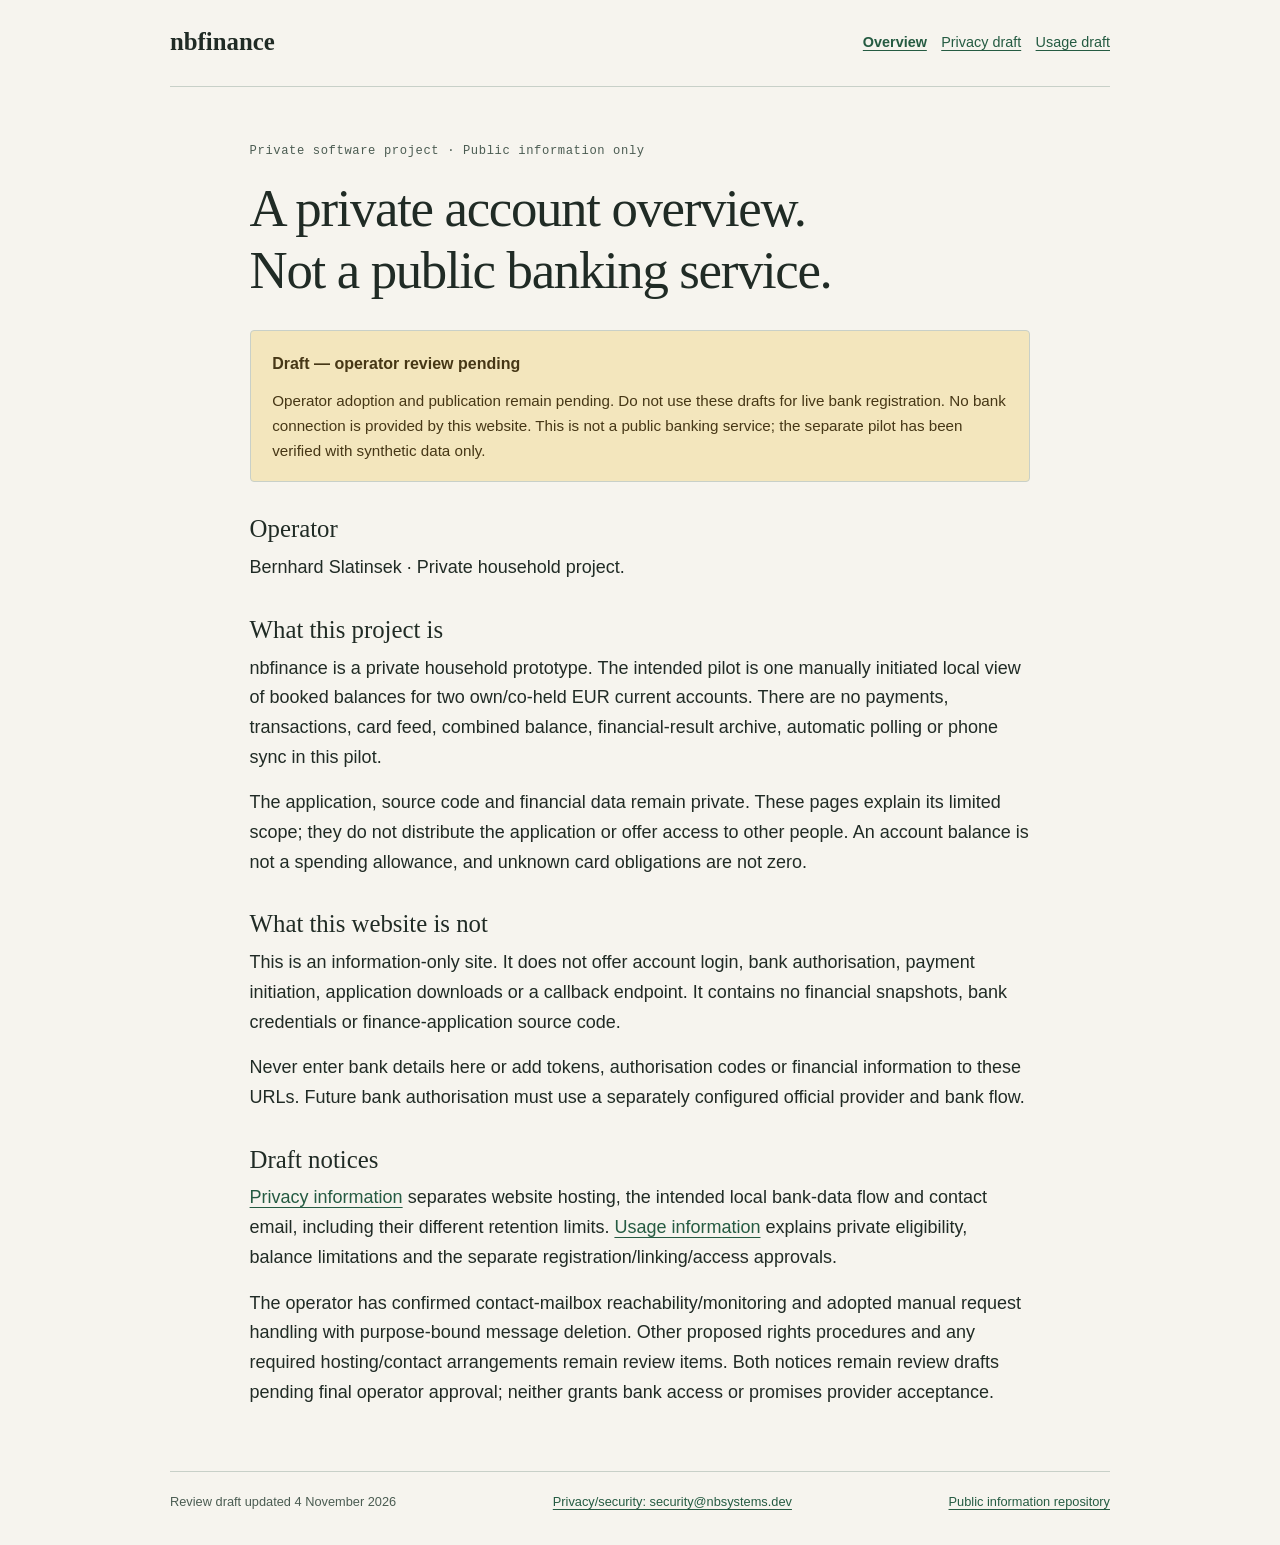
<file: index.html>
<!doctype html>
<html lang="en">
<head>
  <meta charset="utf-8">
  <meta name="viewport" content="width=device-width, initial-scale=1">
  <meta name="description" content="Information-page review drafts for nbfinance's private two-account balance pilot. The application and financial data remain private.">
  <meta name="referrer" content="no-referrer">
  <meta http-equiv="Content-Security-Policy" content="default-src 'none'; style-src 'self'; img-src 'self'; base-uri 'none'; form-action 'none'; frame-src 'none'; object-src 'none'">
  <title>nbfinance · Project information</title>
  <link rel="stylesheet" href="styles.css">
</head>
<body>
  <a class="skip" href="#main">Skip to content</a>
  <header><a class="wordmark" href="index.html">nbfinance</a><nav aria-label="Main navigation"><a href="index.html" aria-current="page">Overview</a><a href="privacy.html">Privacy draft</a><a href="terms.html">Usage draft</a></nav></header>
  <main id="main">
    <p class="eyebrow">Private software project · Public information only</p>
    <h1>A private account overview.<br>Not a public banking service.</h1>
    <aside class="notice" aria-label="Draft status"><strong>Draft — operator review pending</strong><p>Operator adoption and publication remain pending. Do not use these drafts for live bank registration. No bank connection is provided by this website. This is not a public banking service; the separate pilot has been verified with synthetic data only.</p></aside>
    <section><h2>Operator</h2><p>Bernhard Slatinsek · Private household project.</p></section>
    <section><h2>What this project is</h2><p>nbfinance is a private household prototype. The intended pilot is one manually initiated local view of booked balances for two own/co-held EUR current accounts. There are no payments, transactions, card feed, combined balance, financial-result archive, automatic polling or phone sync in this pilot.</p><p>The application, source code and financial data remain private. These pages explain its limited scope; they do not distribute the application or offer access to other people. An account balance is not a spending allowance, and unknown card obligations are not zero.</p></section>
    <section><h2>What this website is not</h2><p>This is an information-only site. It does not offer account login, bank authorisation, payment initiation, application downloads or a callback endpoint. It contains no financial snapshots, bank credentials or finance-application source code.</p><p>Never enter bank details here or add tokens, authorisation codes or financial information to these URLs. Future bank authorisation must use a separately configured official provider and bank flow.</p></section>
    <section><h2>Draft notices</h2><p><a href="privacy.html">Privacy information</a> separates website hosting, the intended local bank-data flow and contact email, including their different retention limits. <a href="terms.html">Usage information</a> explains private eligibility, balance limitations and the separate registration/linking/access approvals.</p><p>The operator has confirmed contact-mailbox reachability/monitoring and adopted manual request handling with purpose-bound message deletion. Other proposed rights procedures and any required hosting/contact arrangements remain review items. Both notices remain review drafts pending final operator approval; neither grants bank access or promises provider acceptance.</p></section>
  </main>
  <footer><span>Review draft updated 4 November 2026</span><a href="mailto:security@nbsystems.dev">Privacy/security: security@nbsystems.dev</a><a href="https://github.com/nerdislb/nbfinance-info" rel="noopener noreferrer">Public information repository</a></footer>
</body>
</html>
</file>
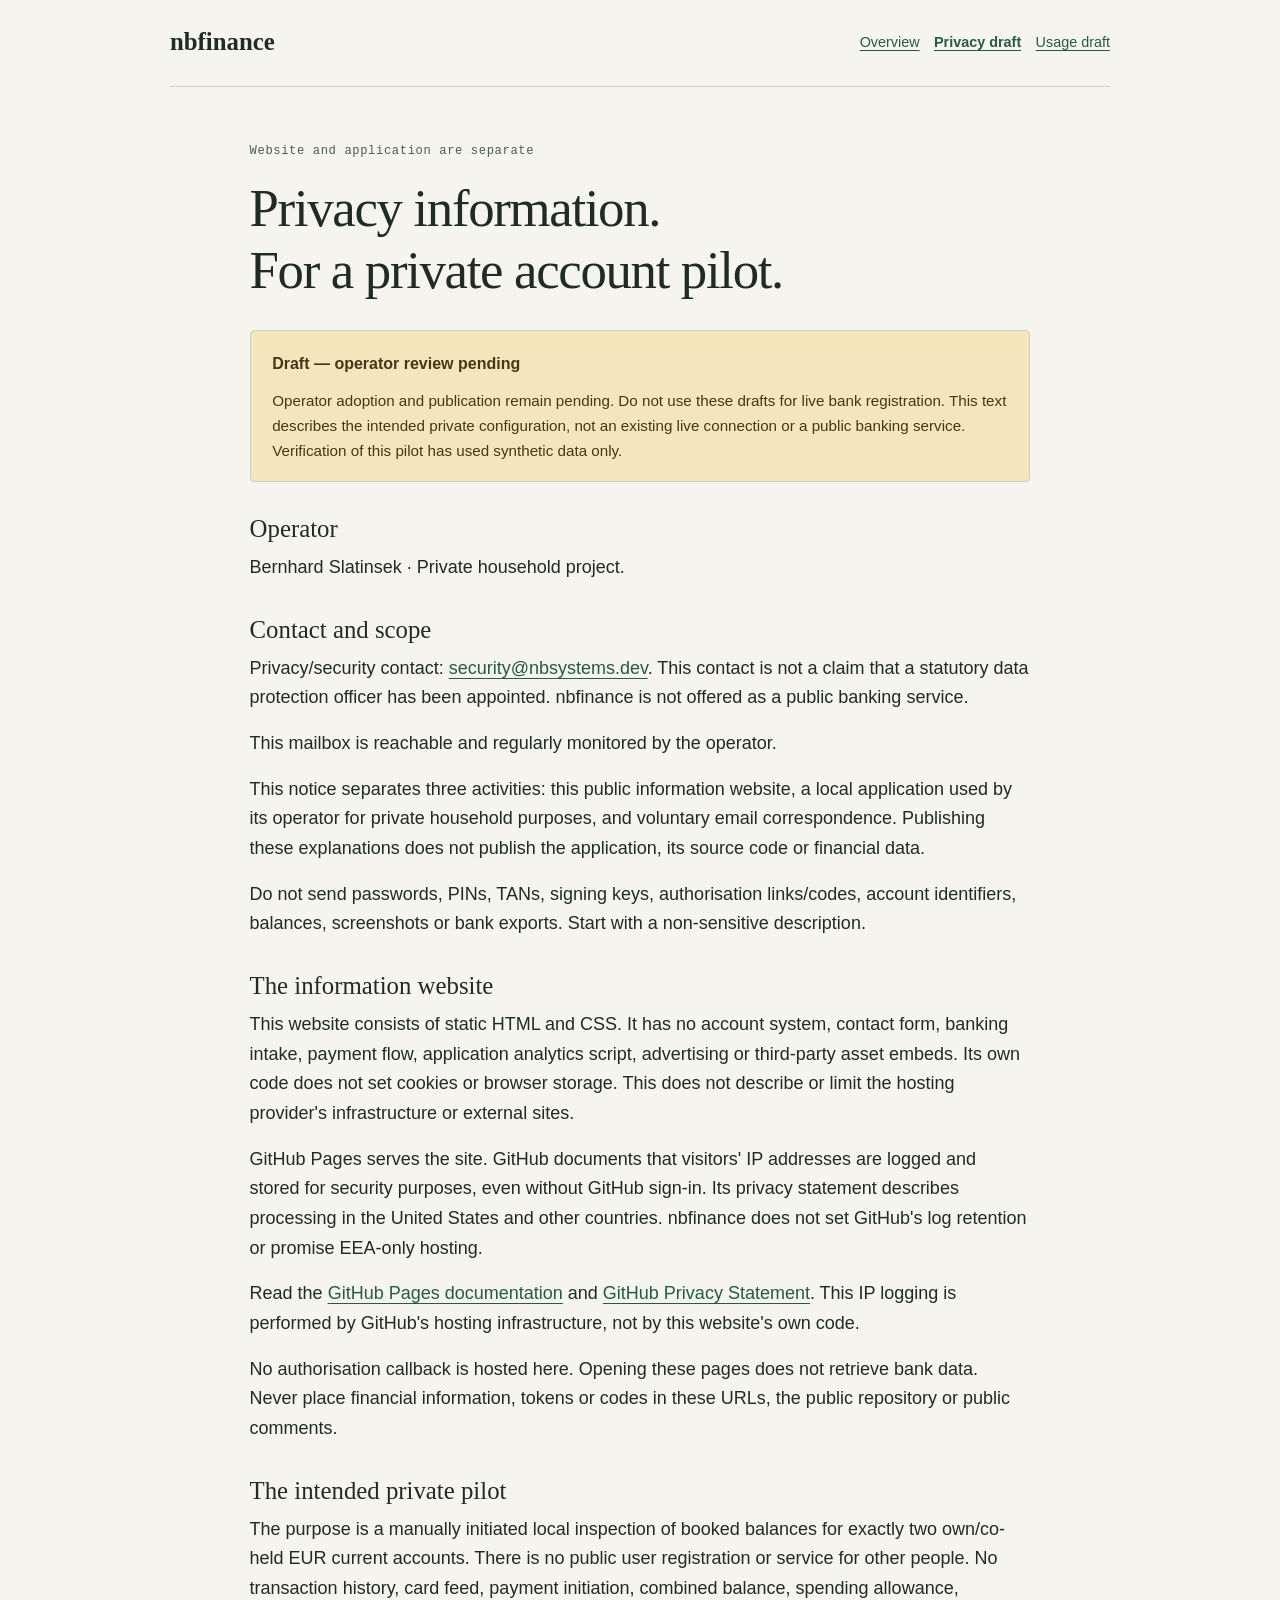
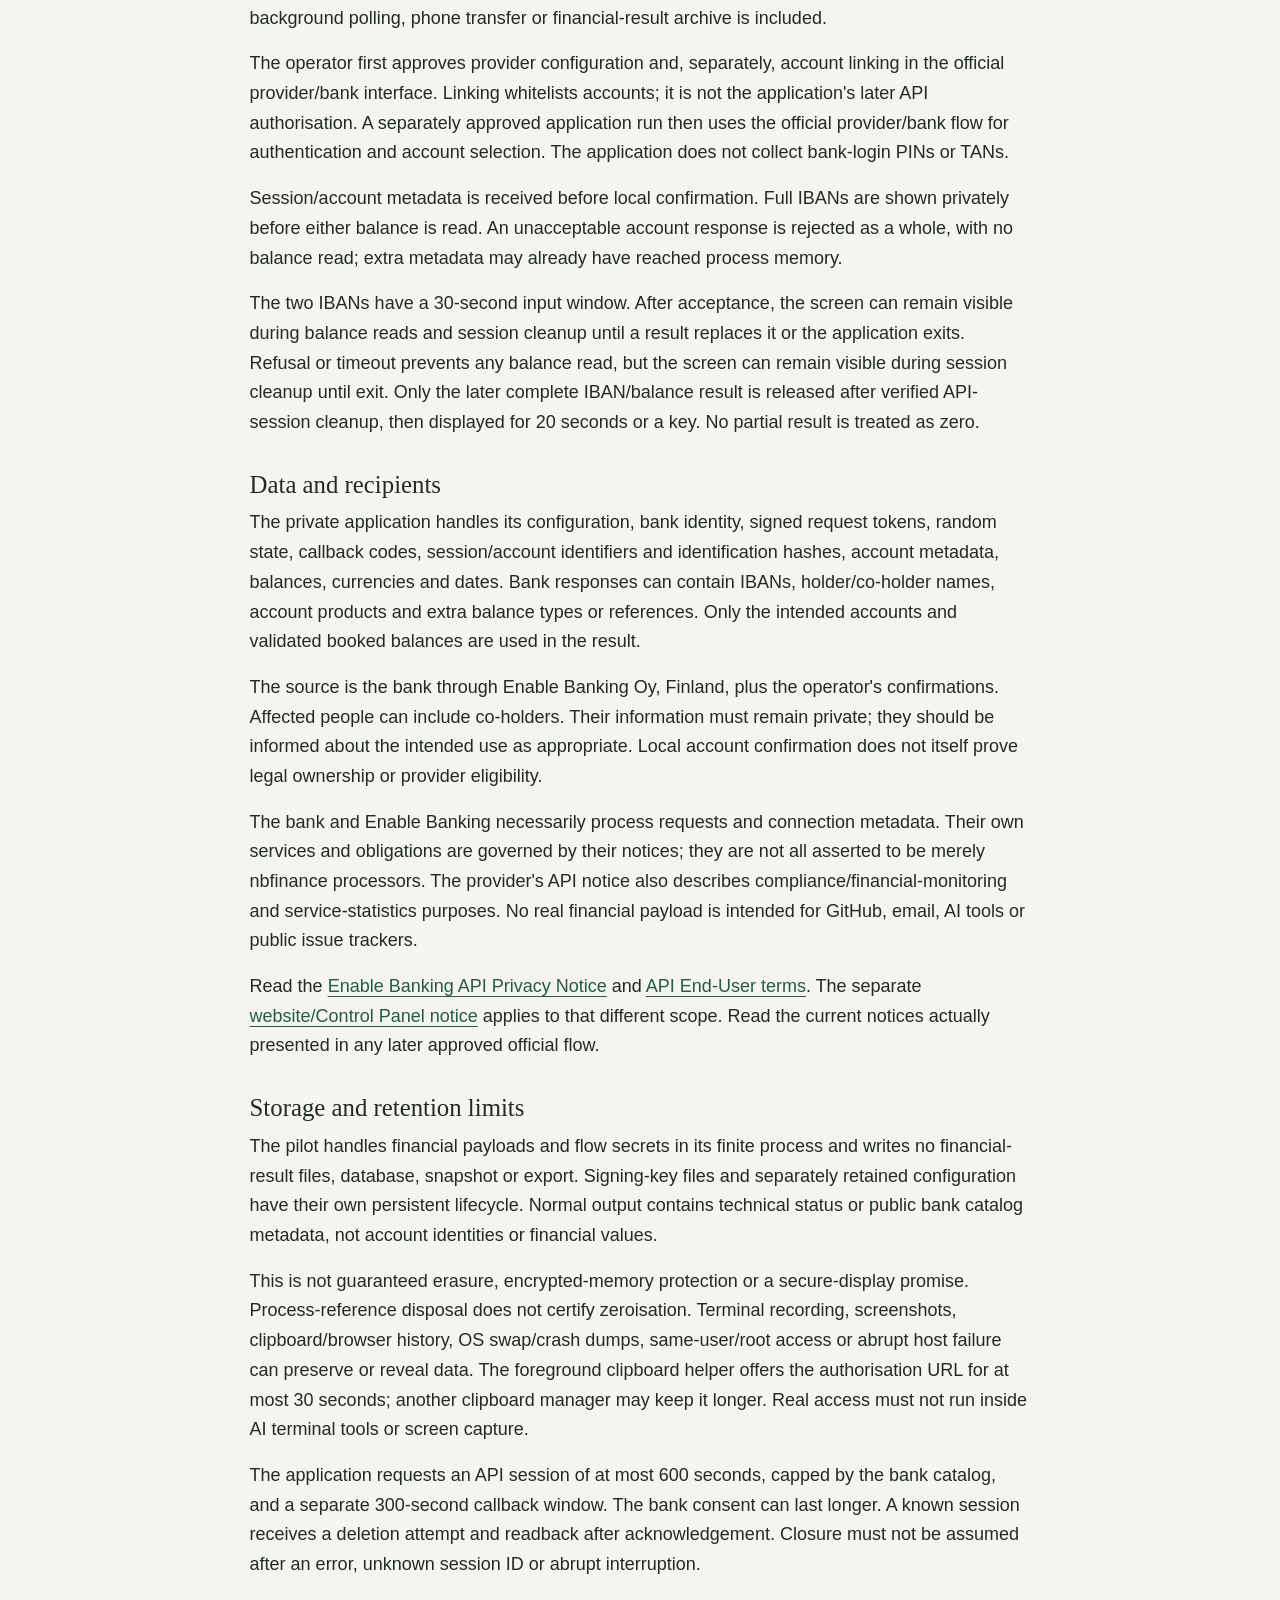
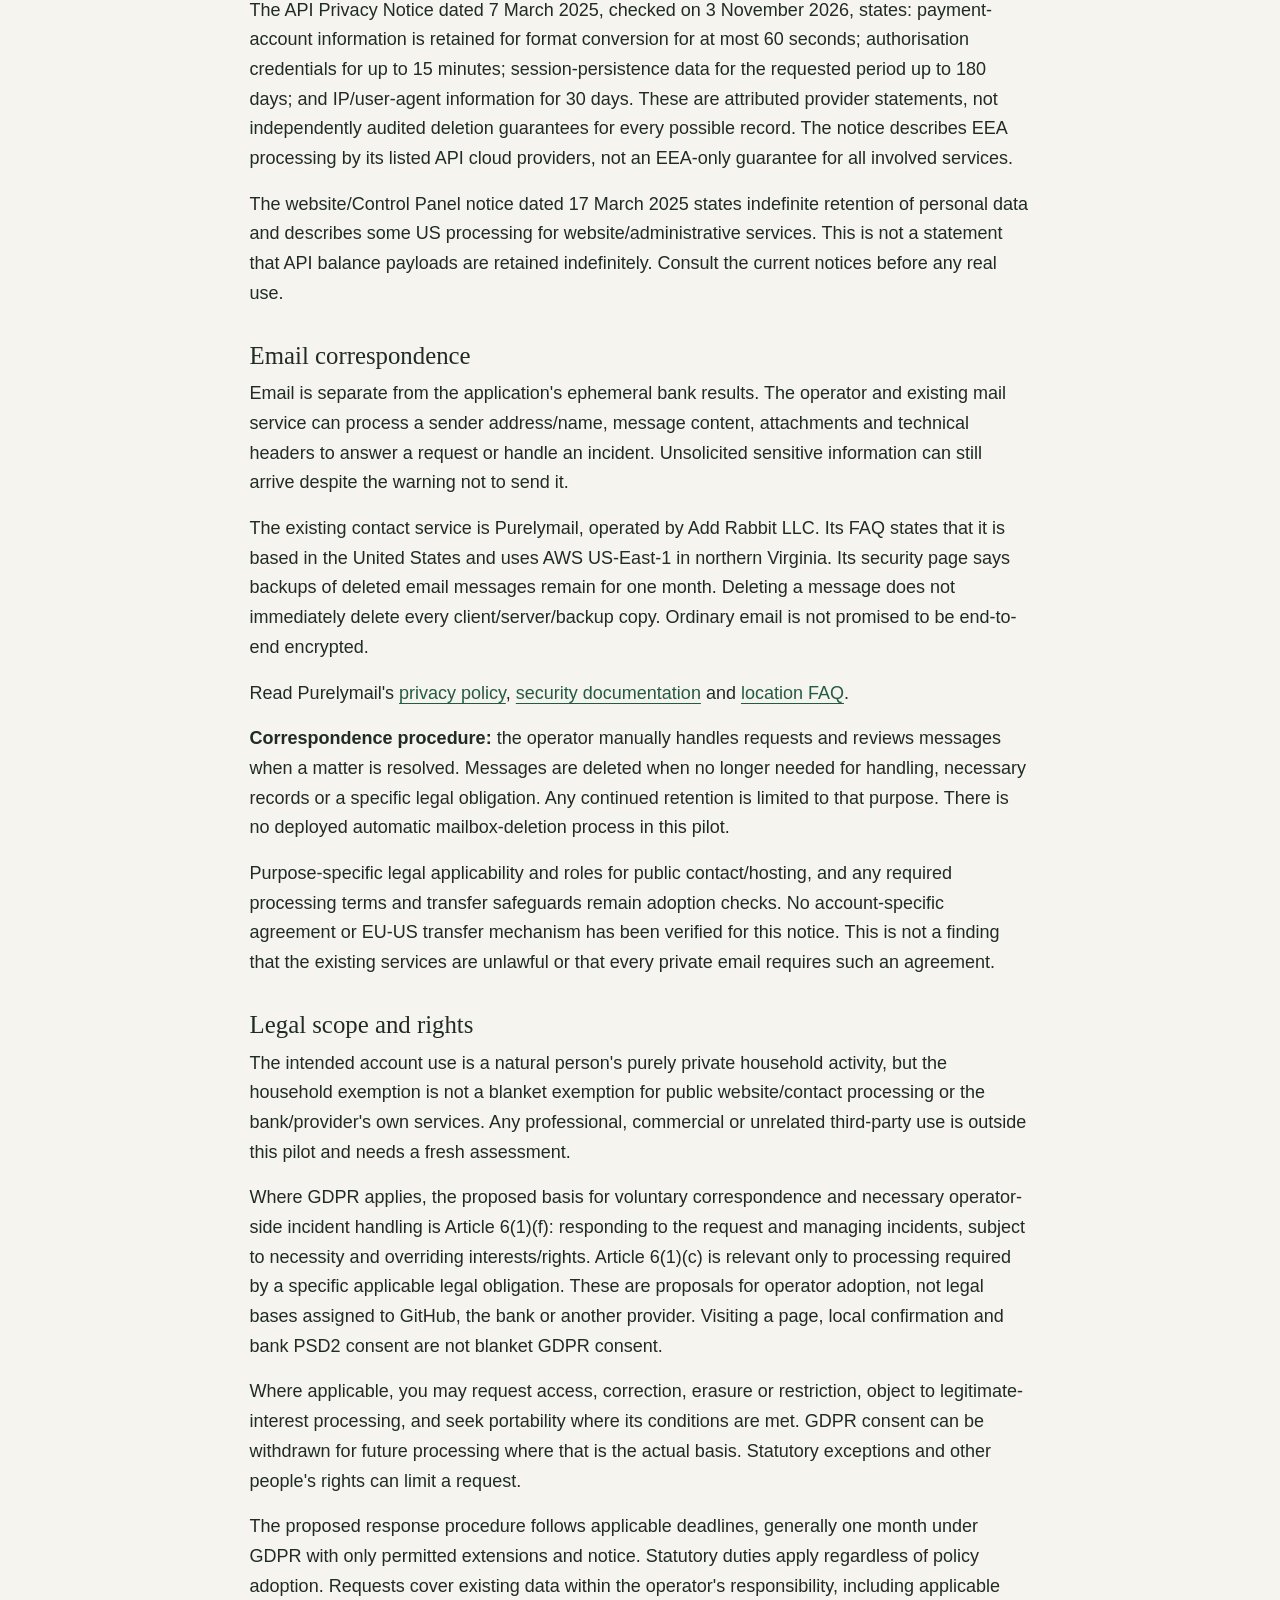
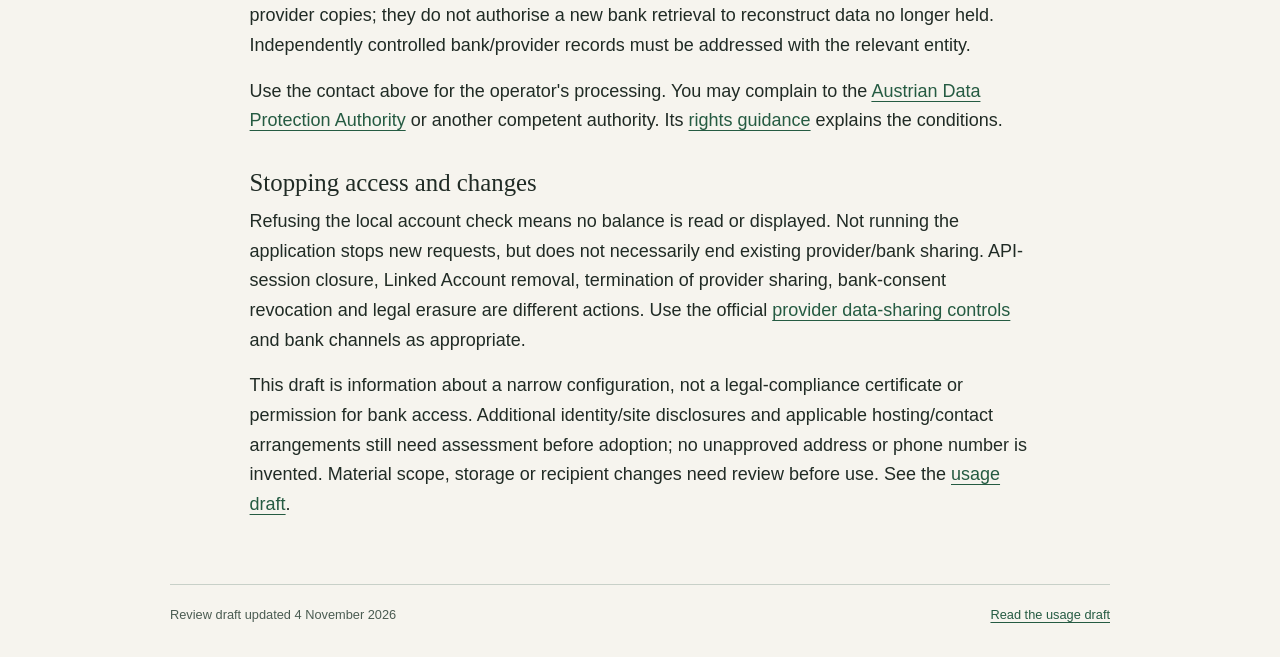
<file: privacy.html>
<!doctype html>
<html lang="en">
<head>
  <meta charset="utf-8">
  <meta name="viewport" content="width=device-width, initial-scale=1">
  <meta name="description" content="Privacy review draft for the static nbfinance website and its separate private, manual two-account balance pilot.">
  <meta name="referrer" content="no-referrer">
  <meta http-equiv="Content-Security-Policy" content="default-src 'none'; style-src 'self'; img-src 'self'; base-uri 'none'; form-action 'none'; frame-src 'none'; object-src 'none'">
  <title>Privacy draft · nbfinance</title>
  <link rel="stylesheet" href="styles.css">
</head>
<body>
  <a class="skip" href="#main">Skip to content</a>
  <header><a class="wordmark" href="index.html">nbfinance</a><nav aria-label="Main navigation"><a href="index.html">Overview</a><a href="privacy.html" aria-current="page">Privacy draft</a><a href="terms.html">Usage draft</a></nav></header>
  <main id="main">
    <p class="eyebrow">Website and application are separate</p>
    <h1>Privacy information.<br>For a private account pilot.</h1>
    <aside class="notice" aria-label="Draft status"><strong>Draft — operator review pending</strong><p>Operator adoption and publication remain pending. Do not use these drafts for live bank registration. This text describes the intended private configuration, not an existing live connection or a public banking service. Verification of this pilot has used synthetic data only.</p></aside>
    <section><h2>Operator</h2><p>Bernhard Slatinsek · Private household project.</p></section>
    <section>
      <h2>Contact and scope</h2>
      <p>Privacy/security contact: <a href="mailto:security@nbsystems.dev">security@nbsystems.dev</a>. This contact is not a claim that a statutory data protection officer has been appointed. nbfinance is not offered as a public banking service.</p>
      <p>This mailbox is reachable and regularly monitored by the operator.</p>
      <p>This notice separates three activities: this public information website, a local application used by its operator for private household purposes, and voluntary email correspondence. Publishing these explanations does not publish the application, its source code or financial data.</p>
      <p>Do not send passwords, PINs, TANs, signing keys, authorisation links/codes, account identifiers, balances, screenshots or bank exports. Start with a non-sensitive description.</p>
    </section>
    <section>
      <h2>The information website</h2>
      <p>This website consists of static HTML and CSS. It has no account system, contact form, banking intake, payment flow, application analytics script, advertising or third-party asset embeds. Its own code does not set cookies or browser storage. This does not describe or limit the hosting provider's infrastructure or external sites.</p>
      <p>GitHub Pages serves the site. GitHub documents that visitors' IP addresses are logged and stored for security purposes, even without GitHub sign-in. Its privacy statement describes processing in the United States and other countries. nbfinance does not set GitHub's log retention or promise EEA-only hosting.</p>
      <p>Read the <a href="https://docs.github.com/en/pages/getting-started-with-github-pages/what-is-github-pages#data-collection" rel="noopener noreferrer">GitHub Pages documentation</a> and <a href="https://docs.github.com/en/site-policy/privacy-policies/github-general-privacy-statement" rel="noopener noreferrer">GitHub Privacy Statement</a>. This IP logging is performed by GitHub's hosting infrastructure, not by this website's own code.</p>
      <p>No authorisation callback is hosted here. Opening these pages does not retrieve bank data. Never place financial information, tokens or codes in these URLs, the public repository or public comments.</p>
    </section>
    <section>
      <h2>The intended private pilot</h2>
      <p>The purpose is a manually initiated local inspection of booked balances for exactly two own/co-held EUR current accounts. There is no public user registration or service for other people. No transaction history, card feed, payment initiation, combined balance, spending allowance, background polling, phone transfer or financial-result archive is included.</p>
      <p>The operator first approves provider configuration and, separately, account linking in the official provider/bank interface. Linking whitelists accounts; it is not the application's later API authorisation. A separately approved application run then uses the official provider/bank flow for authentication and account selection. The application does not collect bank-login PINs or TANs.</p>
      <p>Session/account metadata is received before local confirmation. Full IBANs are shown privately before either balance is read. An unacceptable account response is rejected as a whole, with no balance read; extra metadata may already have reached process memory.</p>
      <p>The two IBANs have a 30-second input window. After acceptance, the screen can remain visible during balance reads and session cleanup until a result replaces it or the application exits. Refusal or timeout prevents any balance read, but the screen can remain visible during session cleanup until exit. Only the later complete IBAN/balance result is released after verified API-session cleanup, then displayed for 20 seconds or a key. No partial result is treated as zero.</p>
    </section>
    <section>
      <h2>Data and recipients</h2>
      <p>The private application handles its configuration, bank identity, signed request tokens, random state, callback codes, session/account identifiers and identification hashes, account metadata, balances, currencies and dates. Bank responses can contain IBANs, holder/co-holder names, account products and extra balance types or references. Only the intended accounts and validated booked balances are used in the result.</p>
      <p>The source is the bank through Enable Banking Oy, Finland, plus the operator's confirmations. Affected people can include co-holders. Their information must remain private; they should be informed about the intended use as appropriate. Local account confirmation does not itself prove legal ownership or provider eligibility.</p>
      <p>The bank and Enable Banking necessarily process requests and connection metadata. Their own services and obligations are governed by their notices; they are not all asserted to be merely nbfinance processors. The provider's API notice also describes compliance/financial-monitoring and service-statistics purposes. No real financial payload is intended for GitHub, email, AI tools or public issue trackers.</p>
      <p>Read the <a href="https://auth.enablebanking.com/privacy" rel="noopener noreferrer">Enable Banking API Privacy Notice</a> and <a href="https://auth.enablebanking.com/terms" rel="noopener noreferrer">API End-User terms</a>. The separate <a href="https://enablebanking.com/privacy/" rel="noopener noreferrer">website/Control Panel notice</a> applies to that different scope. Read the current notices actually presented in any later approved official flow.</p>
    </section>
    <section>
      <h2>Storage and retention limits</h2>
      <p>The pilot handles financial payloads and flow secrets in its finite process and writes no financial-result files, database, snapshot or export. Signing-key files and separately retained configuration have their own persistent lifecycle. Normal output contains technical status or public bank catalog metadata, not account identities or financial values.</p>
      <p>This is not guaranteed erasure, encrypted-memory protection or a secure-display promise. Process-reference disposal does not certify zeroisation. Terminal recording, screenshots, clipboard/browser history, OS swap/crash dumps, same-user/root access or abrupt host failure can preserve or reveal data. The foreground clipboard helper offers the authorisation URL for at most 30 seconds; another clipboard manager may keep it longer. Real access must not run inside AI terminal tools or screen capture.</p>
      <p>The application requests an API session of at most 600 seconds, capped by the bank catalog, and a separate 300-second callback window. The bank consent can last longer. A known session receives a deletion attempt and readback after acknowledgement. Closure must not be assumed after an error, unknown session ID or abrupt interruption.</p>
      <p>The API Privacy Notice dated 7 March 2025, checked on 3 November 2026, states: payment-account information is retained for format conversion for at most 60 seconds; authorisation credentials for up to 15 minutes; session-persistence data for the requested period up to 180 days; and IP/user-agent information for 30 days. These are attributed provider statements, not independently audited deletion guarantees for every possible record. The notice describes EEA processing by its listed API cloud providers, not an EEA-only guarantee for all involved services.</p>
      <p>The website/Control Panel notice dated 17 March 2025 states indefinite retention of personal data and describes some US processing for website/administrative services. This is not a statement that API balance payloads are retained indefinitely. Consult the current notices before any real use.</p>
    </section>
    <section>
      <h2>Email correspondence</h2>
      <p>Email is separate from the application's ephemeral bank results. The operator and existing mail service can process a sender address/name, message content, attachments and technical headers to answer a request or handle an incident. Unsolicited sensitive information can still arrive despite the warning not to send it.</p>
      <p>The existing contact service is Purelymail, operated by Add Rabbit LLC. Its FAQ states that it is based in the United States and uses AWS US-East-1 in northern Virginia. Its security page says backups of deleted email messages remain for one month. Deleting a message does not immediately delete every client/server/backup copy. Ordinary email is not promised to be end-to-end encrypted.</p>
      <p>Read Purelymail's <a href="https://purelymail.com/privacy" rel="noopener noreferrer">privacy policy</a>, <a href="https://purelymail.com/docs/security" rel="noopener noreferrer">security documentation</a> and <a href="https://purelymail.com/docs/faq" rel="noopener noreferrer">location FAQ</a>.</p>
      <p><strong>Correspondence procedure:</strong> the operator manually handles requests and reviews messages when a matter is resolved. Messages are deleted when no longer needed for handling, necessary records or a specific legal obligation. Any continued retention is limited to that purpose. There is no deployed automatic mailbox-deletion process in this pilot.</p>
      <p>Purpose-specific legal applicability and roles for public contact/hosting, and any required processing terms and transfer safeguards remain adoption checks. No account-specific agreement or EU-US transfer mechanism has been verified for this notice. This is not a finding that the existing services are unlawful or that every private email requires such an agreement.</p>
    </section>
    <section>
      <h2>Legal scope and rights</h2>
      <p>The intended account use is a natural person's purely private household activity, but the household exemption is not a blanket exemption for public website/contact processing or the bank/provider's own services. Any professional, commercial or unrelated third-party use is outside this pilot and needs a fresh assessment.</p>
      <p>Where GDPR applies, the proposed basis for voluntary correspondence and necessary operator-side incident handling is Article 6(1)(f): responding to the request and managing incidents, subject to necessity and overriding interests/rights. Article 6(1)(c) is relevant only to processing required by a specific applicable legal obligation. These are proposals for operator adoption, not legal bases assigned to GitHub, the bank or another provider. Visiting a page, local confirmation and bank PSD2 consent are not blanket GDPR consent.</p>
      <p>Where applicable, you may request access, correction, erasure or restriction, object to legitimate-interest processing, and seek portability where its conditions are met. GDPR consent can be withdrawn for future processing where that is the actual basis. Statutory exceptions and other people's rights can limit a request.</p>
      <p>The proposed response procedure follows applicable deadlines, generally one month under GDPR with only permitted extensions and notice. Statutory duties apply regardless of policy adoption. Requests cover existing data within the operator's responsibility, including applicable provider copies; they do not authorise a new bank retrieval to reconstruct data no longer held. Independently controlled bank/provider records must be addressed with the relevant entity.</p>
      <p>Use the contact above for the operator's processing. You may complain to the <a href="https://www.dsb.gv.at/" rel="noopener noreferrer">Austrian Data Protection Authority</a> or another competent authority. Its <a href="https://www.dsb.gv.at/rechte-pflichten/ihre-rechte-als-betroffene-person" rel="noopener noreferrer">rights guidance</a> explains the conditions.</p>
    </section>
    <section>
      <h2>Stopping access and changes</h2>
      <p>Refusing the local account check means no balance is read or displayed. Not running the application stops new requests, but does not necessarily end existing provider/bank sharing. API-session closure, Linked Account removal, termination of provider sharing, bank-consent revocation and legal erasure are different actions. Use the official <a href="https://enablebanking.com/data-sharing-consents/" rel="noopener noreferrer">provider data-sharing controls</a> and bank channels as appropriate.</p>
      <p>This draft is information about a narrow configuration, not a legal-compliance certificate or permission for bank access. Additional identity/site disclosures and applicable hosting/contact arrangements still need assessment before adoption; no unapproved address or phone number is invented. Material scope, storage or recipient changes need review before use. See the <a href="terms.html">usage draft</a>.</p>
    </section>
  </main>
  <footer><span>Review draft updated 4 November 2026</span><a href="terms.html">Read the usage draft</a></footer>
</body>
</html>
</file>
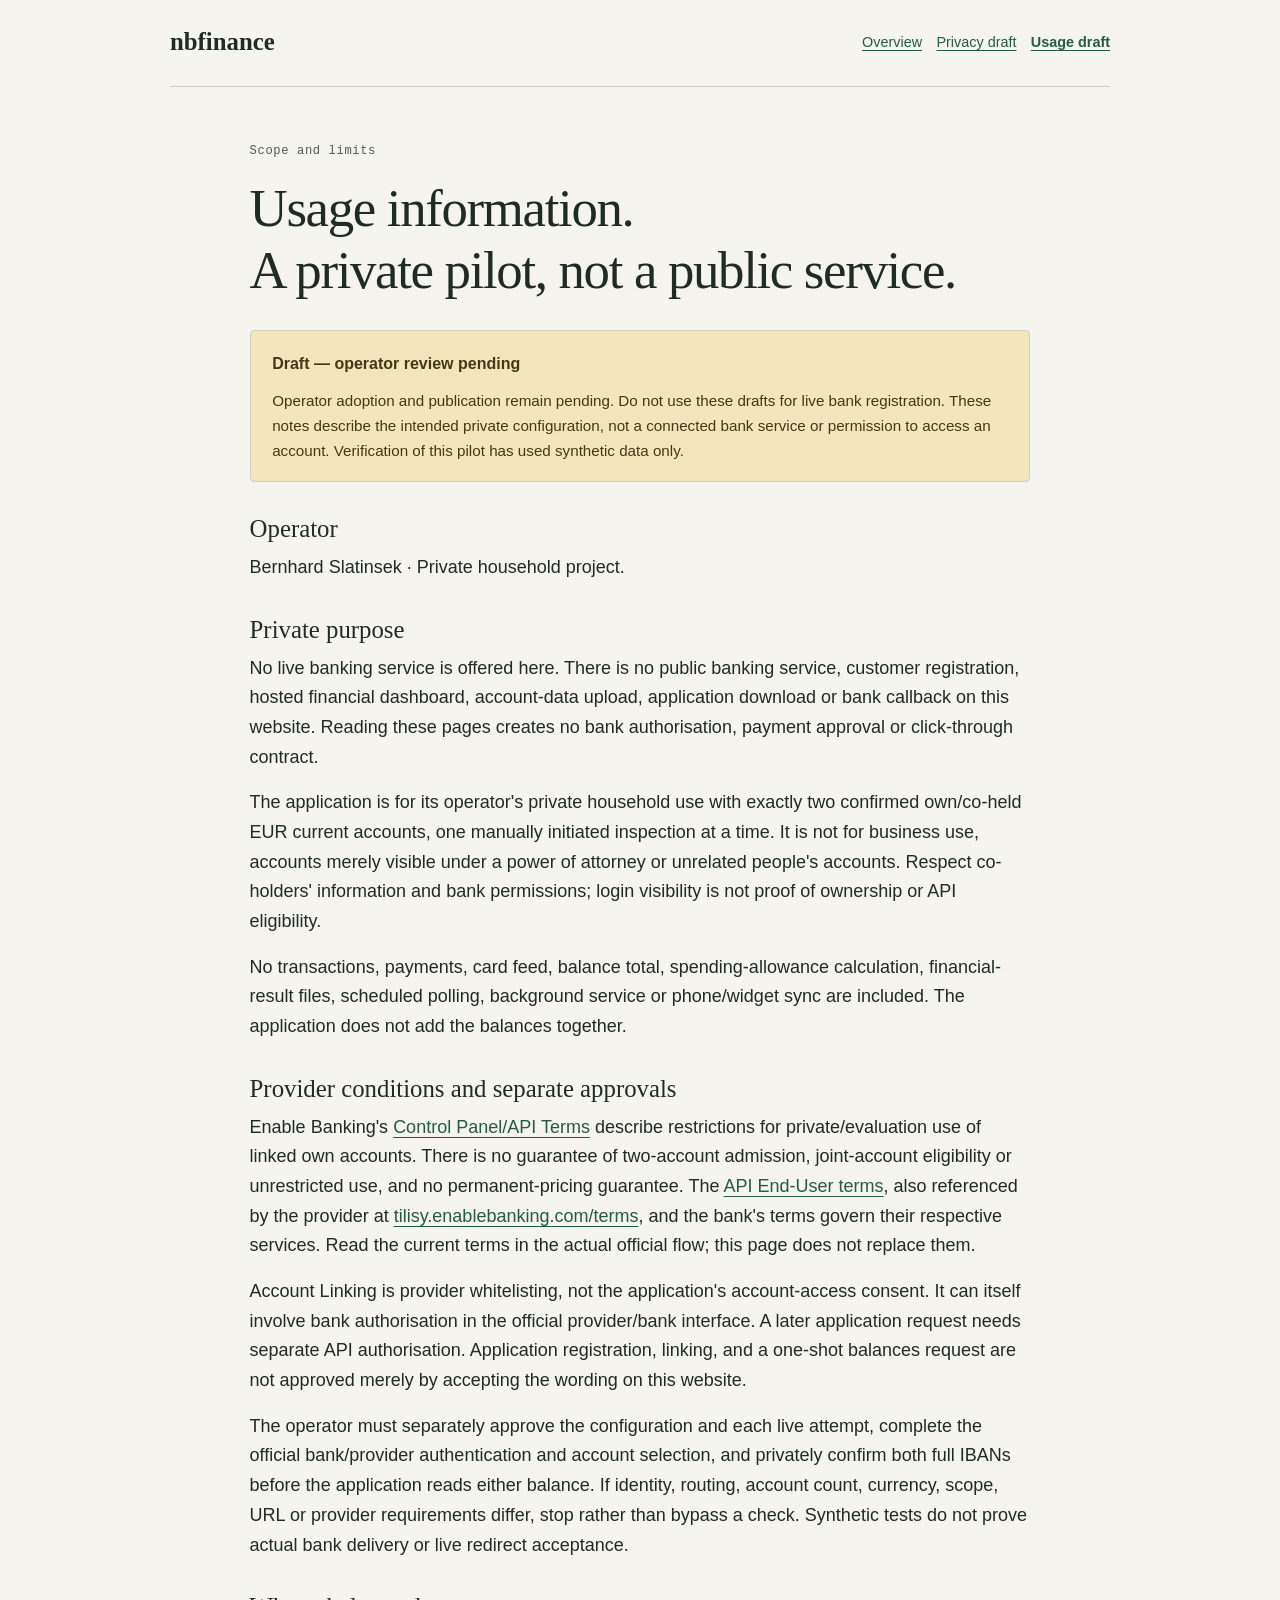
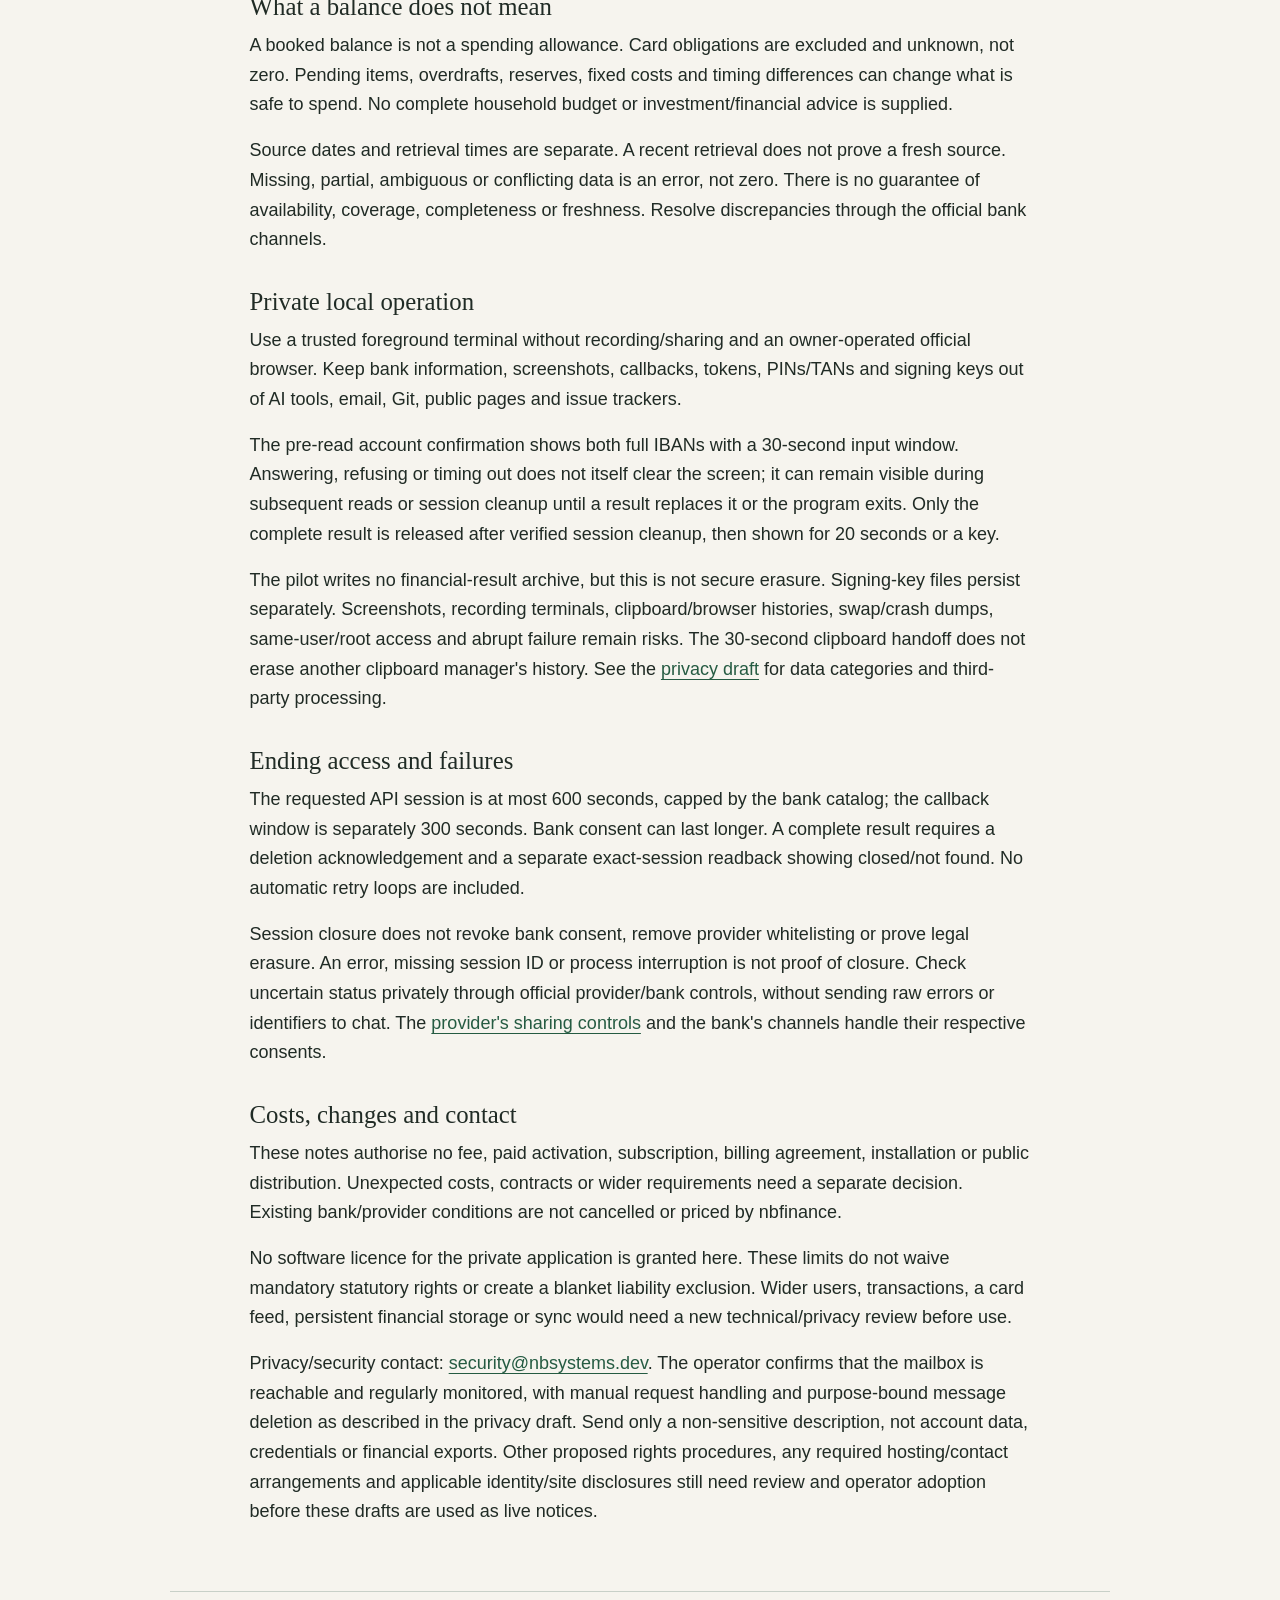
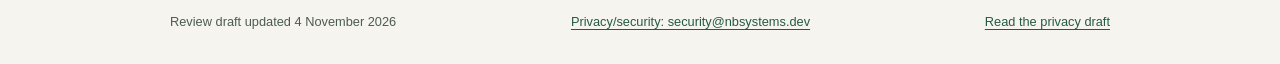
<file: terms.html>
<!doctype html>
<html lang="en">
<head>
  <meta charset="utf-8">
  <meta name="viewport" content="width=device-width, initial-scale=1">
  <meta name="description" content="Usage review draft for nbfinance's private, manually operated two-account balance pilot. No public banking service is offered.">
  <meta name="referrer" content="no-referrer">
  <meta http-equiv="Content-Security-Policy" content="default-src 'none'; style-src 'self'; img-src 'self'; base-uri 'none'; form-action 'none'; frame-src 'none'; object-src 'none'">
  <title>Usage draft · nbfinance</title>
  <link rel="stylesheet" href="styles.css">
</head>
<body>
  <a class="skip" href="#main">Skip to content</a>
  <header><a class="wordmark" href="index.html">nbfinance</a><nav aria-label="Main navigation"><a href="index.html">Overview</a><a href="privacy.html">Privacy draft</a><a href="terms.html" aria-current="page">Usage draft</a></nav></header>
  <main id="main">
    <p class="eyebrow">Scope and limits</p>
    <h1>Usage information.<br>A private pilot, not a public service.</h1>
    <aside class="notice" aria-label="Draft status"><strong>Draft — operator review pending</strong><p>Operator adoption and publication remain pending. Do not use these drafts for live bank registration. These notes describe the intended private configuration, not a connected bank service or permission to access an account. Verification of this pilot has used synthetic data only.</p></aside>
    <section><h2>Operator</h2><p>Bernhard Slatinsek · Private household project.</p></section>
    <section>
      <h2>Private purpose</h2>
      <p>No live banking service is offered here. There is no public banking service, customer registration, hosted financial dashboard, account-data upload, application download or bank callback on this website. Reading these pages creates no bank authorisation, payment approval or click-through contract.</p>
      <p>The application is for its operator's private household use with exactly two confirmed own/co-held EUR current accounts, one manually initiated inspection at a time. It is not for business use, accounts merely visible under a power of attorney or unrelated people's accounts. Respect co-holders' information and bank permissions; login visibility is not proof of ownership or API eligibility.</p>
      <p>No transactions, payments, card feed, balance total, spending-allowance calculation, financial-result files, scheduled polling, background service or phone/widget sync are included. The application does not add the balances together.</p>
    </section>
    <section>
      <h2>Provider conditions and separate approvals</h2>
      <p>Enable Banking's <a href="https://enablebanking.com/terms/" rel="noopener noreferrer">Control Panel/API Terms</a> describe restrictions for private/evaluation use of linked own accounts. There is no guarantee of two-account admission, joint-account eligibility or unrestricted use, and no permanent-pricing guarantee. The <a href="https://auth.enablebanking.com/terms" rel="noopener noreferrer">API End-User terms</a>, also referenced by the provider at <a href="https://tilisy.enablebanking.com/terms" rel="noopener noreferrer">tilisy.enablebanking.com/terms</a>, and the bank's terms govern their respective services. Read the current terms in the actual official flow; this page does not replace them.</p>
      <p>Account Linking is provider whitelisting, not the application's account-access consent. It can itself involve bank authorisation in the official provider/bank interface. A later application request needs separate API authorisation. Application registration, linking, and a one-shot balances request are not approved merely by accepting the wording on this website.</p>
      <p>The operator must separately approve the configuration and each live attempt, complete the official bank/provider authentication and account selection, and privately confirm both full IBANs before the application reads either balance. If identity, routing, account count, currency, scope, URL or provider requirements differ, stop rather than bypass a check. Synthetic tests do not prove actual bank delivery or live redirect acceptance.</p>
    </section>
    <section>
      <h2>What a balance does not mean</h2>
      <p>A booked balance is not a spending allowance. Card obligations are excluded and unknown, not zero. Pending items, overdrafts, reserves, fixed costs and timing differences can change what is safe to spend. No complete household budget or investment/financial advice is supplied.</p>
      <p>Source dates and retrieval times are separate. A recent retrieval does not prove a fresh source. Missing, partial, ambiguous or conflicting data is an error, not zero. There is no guarantee of availability, coverage, completeness or freshness. Resolve discrepancies through the official bank channels.</p>
    </section>
    <section>
      <h2>Private local operation</h2>
      <p>Use a trusted foreground terminal without recording/sharing and an owner-operated official browser. Keep bank information, screenshots, callbacks, tokens, PINs/TANs and signing keys out of AI tools, email, Git, public pages and issue trackers.</p>
      <p>The pre-read account confirmation shows both full IBANs with a 30-second input window. Answering, refusing or timing out does not itself clear the screen; it can remain visible during subsequent reads or session cleanup until a result replaces it or the program exits. Only the complete result is released after verified session cleanup, then shown for 20 seconds or a key.</p>
      <p>The pilot writes no financial-result archive, but this is not secure erasure. Signing-key files persist separately. Screenshots, recording terminals, clipboard/browser histories, swap/crash dumps, same-user/root access and abrupt failure remain risks. The 30-second clipboard handoff does not erase another clipboard manager's history. See the <a href="privacy.html">privacy draft</a> for data categories and third-party processing.</p>
    </section>
    <section>
      <h2>Ending access and failures</h2>
      <p>The requested API session is at most 600 seconds, capped by the bank catalog; the callback window is separately 300 seconds. Bank consent can last longer. A complete result requires a deletion acknowledgement and a separate exact-session readback showing closed/not found. No automatic retry loops are included.</p>
      <p>Session closure does not revoke bank consent, remove provider whitelisting or prove legal erasure. An error, missing session ID or process interruption is not proof of closure. Check uncertain status privately through official provider/bank controls, without sending raw errors or identifiers to chat. The <a href="https://enablebanking.com/data-sharing-consents/" rel="noopener noreferrer">provider's sharing controls</a> and the bank's channels handle their respective consents.</p>
    </section>
    <section>
      <h2>Costs, changes and contact</h2>
      <p>These notes authorise no fee, paid activation, subscription, billing agreement, installation or public distribution. Unexpected costs, contracts or wider requirements need a separate decision. Existing bank/provider conditions are not cancelled or priced by nbfinance.</p>
      <p>No software licence for the private application is granted here. These limits do not waive mandatory statutory rights or create a blanket liability exclusion. Wider users, transactions, a card feed, persistent financial storage or sync would need a new technical/privacy review before use.</p>
      <p>Privacy/security contact: <a href="mailto:security@nbsystems.dev">security@nbsystems.dev</a>. The operator confirms that the mailbox is reachable and regularly monitored, with manual request handling and purpose-bound message deletion as described in the privacy draft. Send only a non-sensitive description, not account data, credentials or financial exports. Other proposed rights procedures, any required hosting/contact arrangements and applicable identity/site disclosures still need review and operator adoption before these drafts are used as live notices.</p>
    </section>
  </main>
  <footer><span>Review draft updated 4 November 2026</span><a href="mailto:security@nbsystems.dev">Privacy/security: security@nbsystems.dev</a><a href="privacy.html">Read the privacy draft</a></footer>
</body>
</html>
</file>
<file: styles.css>
:root { color-scheme: light dark; --paper: #f6f4ee; --ink: #202b25; --muted: #4b5c52; --line: #c8d0c8; --accent: #255b42; --notice: #f3e6bd; --notice-ink: #463716; }
* { box-sizing: border-box; }
body { margin: 0; background: var(--paper); color: var(--ink); font-family: Arial, Helvetica, sans-serif; font-size: 18px; line-height: 1.65; }
a { color: var(--accent); text-underline-offset: .22em; overflow-wrap: anywhere; }
a:hover { text-decoration-thickness: 2px; }
a:focus-visible { outline: 3px solid var(--accent); outline-offset: 5px; }
header, main, footer { width: min(100% - 3rem, 940px); margin-inline: auto; }
header { padding-block: 1.3rem; border-bottom: 1px solid var(--line); display: flex; align-items: center; justify-content: space-between; gap: 1rem; flex-wrap: wrap; }
.wordmark { font-family: Georgia, 'Times New Roman', serif; font-size: 1.55rem; font-weight: bold; color: var(--ink); text-decoration: none; }
nav { display: flex; gap: .9rem; flex-wrap: wrap; }
nav a { min-height: 44px; display: inline-flex; align-items: center; font-size: .9rem; }
nav a[aria-current] { font-weight: bold; }
main { padding-block: 2.8rem 3rem; max-width: 78ch; }
.eyebrow { font-family: 'Courier New', monospace; font-size: .76rem; letter-spacing: .05em; color: var(--muted); }
h1, h2 { font-family: Georgia, 'Times New Roman', serif; font-weight: normal; line-height: 1.18; }
h1 { font-size: clamp(2.1rem, 5vw, 3.3rem); letter-spacing: -.025em; margin: .8rem 0 1.8rem; }
h2 { font-size: 1.55rem; margin: 0 0 .6rem; }
p { margin: .6rem 0 1rem; }
section { margin-top: 2rem; }
.notice { padding: 1.1rem 1.35rem; background: var(--notice); color: var(--notice-ink); border: 1px solid var(--line); border-radius: 4px; }
.notice strong { font-size: 1rem; }
.notice p { font-size: .95rem; margin-bottom: 0; }
footer { padding-block: 1.2rem 2rem; border-top: 1px solid var(--line); color: var(--muted); display: flex; gap: 1rem; justify-content: space-between; flex-wrap: wrap; font-size: .8rem; }
.skip { position: absolute; left: -9999px; }
.skip:focus { left: 1rem; top: .5rem; padding: .5rem; background: var(--paper); z-index: 1; }
@media (prefers-color-scheme: dark) { :root { --paper: #19221d; --ink: #e9eee7; --muted: #b4c3b8; --line: #43554a; --accent: #a9d7b7; --notice: #443b23; --notice-ink: #f4e4b9; } }
@media (max-width: 520px) { body { font-size: 16px; } header, main, footer { width: calc(100% - 2rem); } main { padding-top: 2rem; } nav { gap: .75rem; } .notice { padding: 1rem; } }
@media print { :root { --paper: white; --ink: black; --muted: #333; --accent: black; --notice: white; --notice-ink: black; } body { font-size: 12pt; } header, main, footer { width: 100%; } .skip { display: none; } }
</file>
